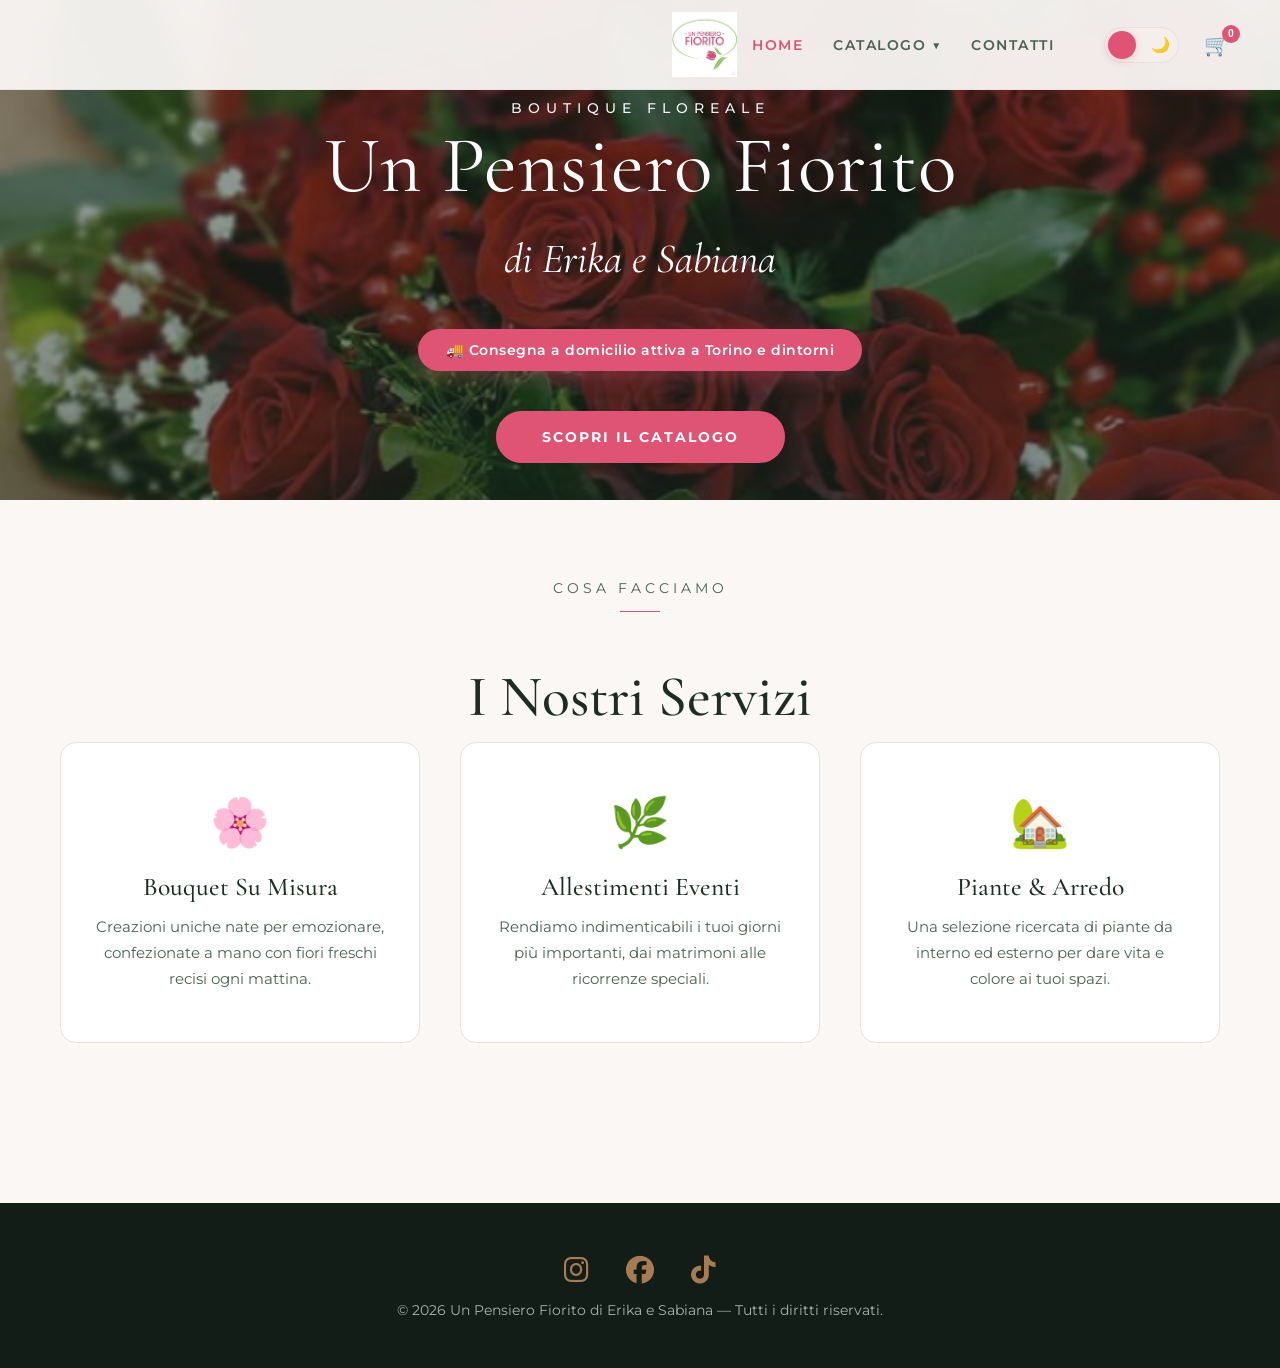
<file: index.html>
<!DOCTYPE html>
<html lang="it" data-theme="light">
<head>
    <meta charset="UTF-8">
    <meta name="viewport" content="width=device-width, initial-scale=1.0">
    <title>Un Pensiero Fiorito — Erika & Sabiana</title>
    <link rel="icon" type="image/jpeg" href="favicon.jpg">
    <link rel="stylesheet" href="style.css">
    <link rel="preconnect" href="https://fonts.googleapis.com">
    <link rel="preconnect" href="https://fonts.gstatic.com" crossorigin>
    <link href="https://fonts.googleapis.com/css2?family=Cormorant+Garamond:ital,wght@0,400;0,500;1,400&family=Montserrat:wght@400;500;600;700&display=swap" rel="stylesheet">
    <script>
        const savedTheme = localStorage.getItem('theme') || 'light';
        document.documentElement.setAttribute('data-theme', savedTheme);
    </script>

    <link rel="stylesheet" href="https://cdnjs.cloudflare.com/ajax/libs/font-awesome/6.4.2/css/all.min.css">

</head>
<body class="home-body" style="background-color: #faf7f5;">

    <nav class="navbar">
        <div class="logo-container">
            <img src="favicon.jpg" alt="Un Pensiero Fiorito Logo" class="site-logo">
        </div>
        
        <div class="nav-container">
            <ul class="nav-links">
                <li><a href="index.html" class="active">Home</a></li>
                <li class="dropdown">
                    <a href="catalogo.html">Catalogo ▼</a>
                    <div class="dropdown-content">
                        <a href="catalogo.html#san-valentino">San Valentino</a>
                        <a href="catalogo.html#candele">Candele</a>
                        <a href="catalogo.html#novita">Novità</a>
                        <a href="catalogo.html#orchidee">Orchidee</a>
                        <a href="catalogo.html#bouquets">Bouquet</a>
                        <a href="catalogo.html#piante">Piante</a>
                    </div>
                </li>
                <li><a href="contatti.html">Contatti</a></li>
            </ul>

            <div class="nav-icons">
                <div class="theme-switch-wrapper">
                    <input type="checkbox" id="theme-toggle-checkbox" class="theme-checkbox">
                    <label for="theme-toggle-checkbox" class="theme-switch-label">
                        <span class="switch-sun">☀️</span>
                        <span class="switch-ball"></span>
                        <span class="switch-moon">🌙</span>
                    </label>
                </div>
                <button class="cart-btn" onclick="location.href='catalogo.html#sezione-ordine'">
                    🛒 <span class="cart-count" id="global-cart-count">0</span>
                </button>
            </div>
        </div>
    </nav>

    <header class="hero">

        <div class="hero-content" style="padding: 40px 20px; text-align: center;">
            <span class="hero-tag">Boutique Floreale</span>
            <h1>Un Pensiero Fiorito</h1>
            <p class="subtitle">di Erika e Sabiana</p>
            <div class="badge-consegne">🚚 Consegna a domicilio attiva a Torino e dintorni</div>
            <br>
            <a href="catalogo.html" class="btn-primary">Scopri il Catalogo</a>
        </div>
    </header>

    <section class="container">
        <span class="section-subtitle">Cosa facciamo</span>
        <h2>I Nostri Servizi</h2>
        <div class="services-grid">
            <div class="service-card">
                <span class="service-icon">🌸</span>
                <h3>Bouquet Su Misura</h3>
                <p>Creazioni uniche nate per emozionare, confezionate a mano con fiori freschi recisi ogni mattina.</p>
            </div>
            <div class="service-card">
                <span class="service-icon">🌿</span>
                <h3>Allestimenti Eventi</h3>
                <p>Rendiamo indimenticabili i tuoi giorni più importanti, dai matrimoni alle ricorrenze speciali.</p>
            </div>
            <div class="service-card">
                <span class="service-icon">🏡</span>
                <h3>Piante & Arredo</h3>
                <p>Una selezione ricercata di piante da interno ed esterno per dare vita e colore ai tuoi spazi.</p>
            </div>
        </div>
    </section>

        <footer>
    <div class="social-links">
        <a href="https://www.instagram.com/unpensierofiorito/" target="_blank"><i class="fab fa-instagram"></i></a>
        <a href="https://www.facebook.com/unpensierofioritoo" target="_blank"><i class="fab fa-facebook"></i></a>
        <a href="LINK_TIKTOK" target="_blank"><i class="fab fa-tiktok"></i></a>
    </div>
    <p>&copy; 2026 Un Pensiero Fiorito di Erika e Sabiana — Tutti i diritti riservati.</p>
</footer>



    <button class="back-to-top-btn" id="backToTop">↑</button>

    <script src="script.js"></script>
</body>
</html>
</file>
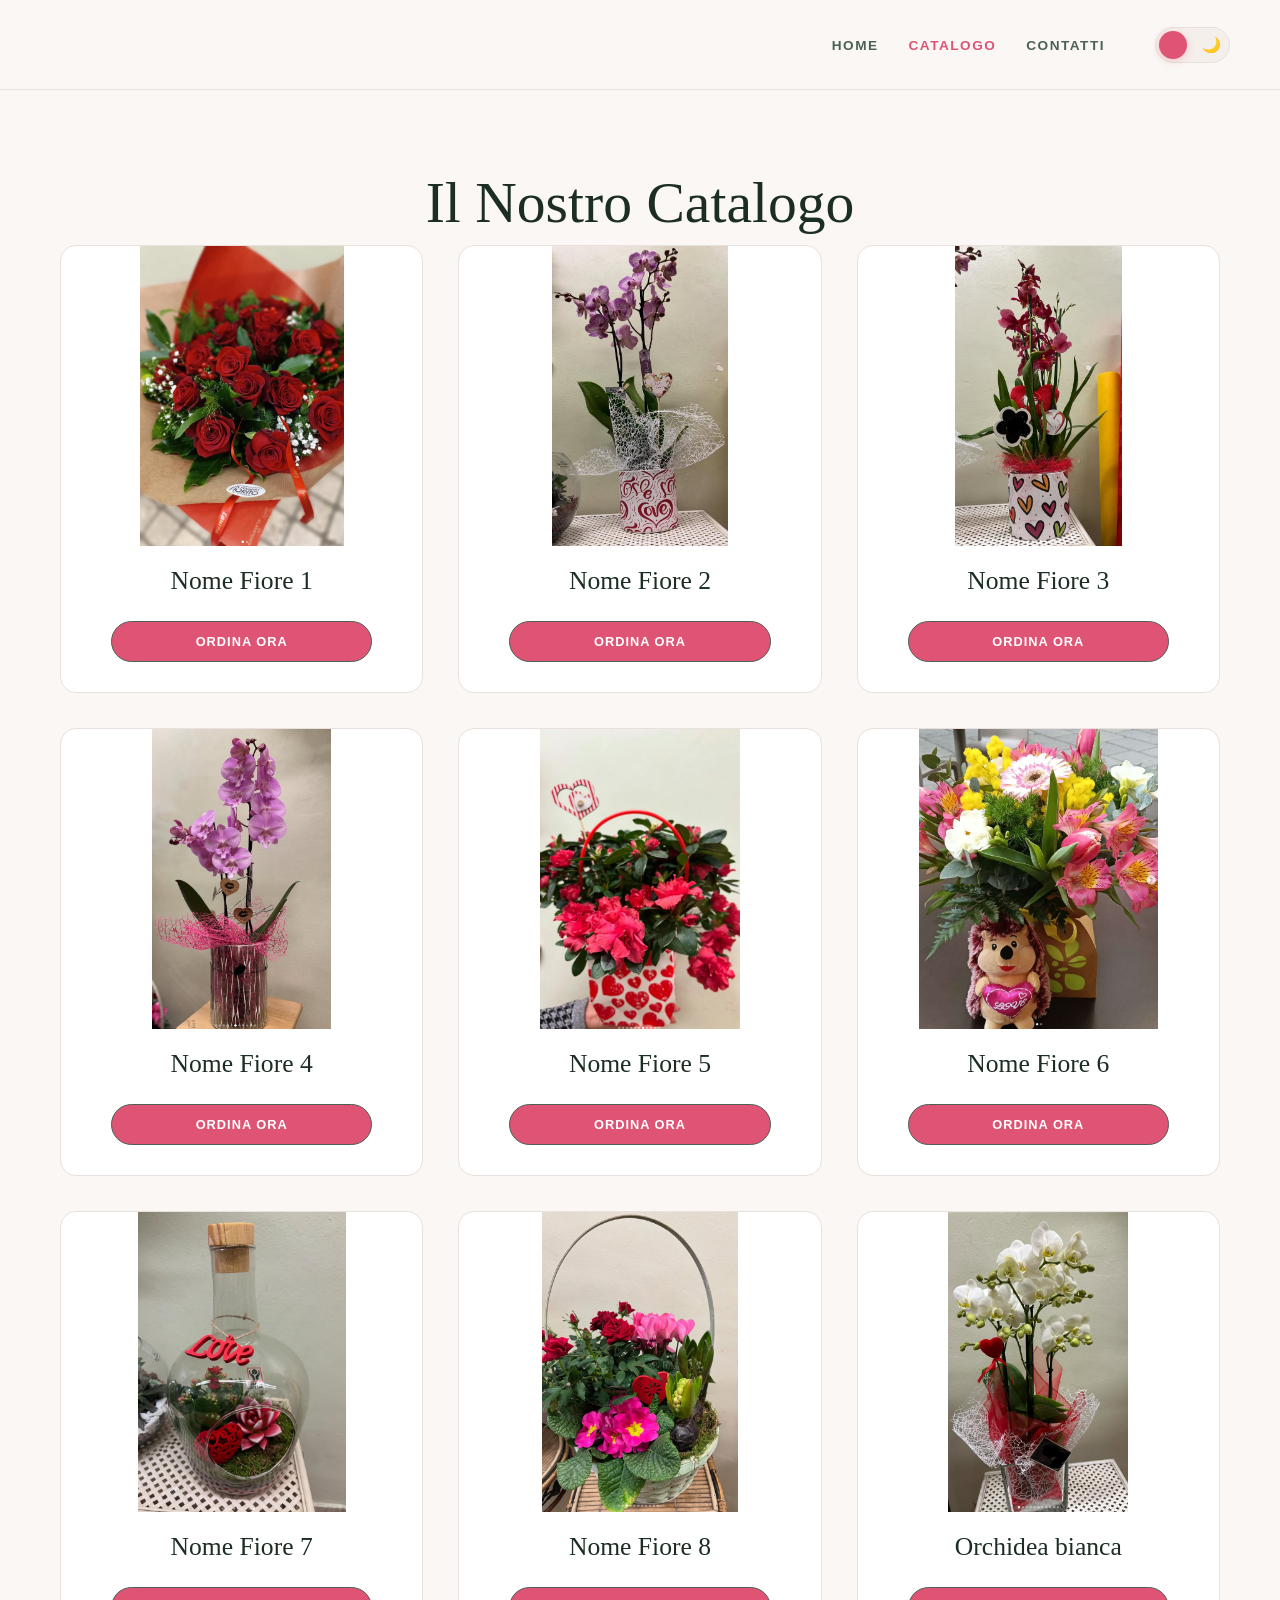
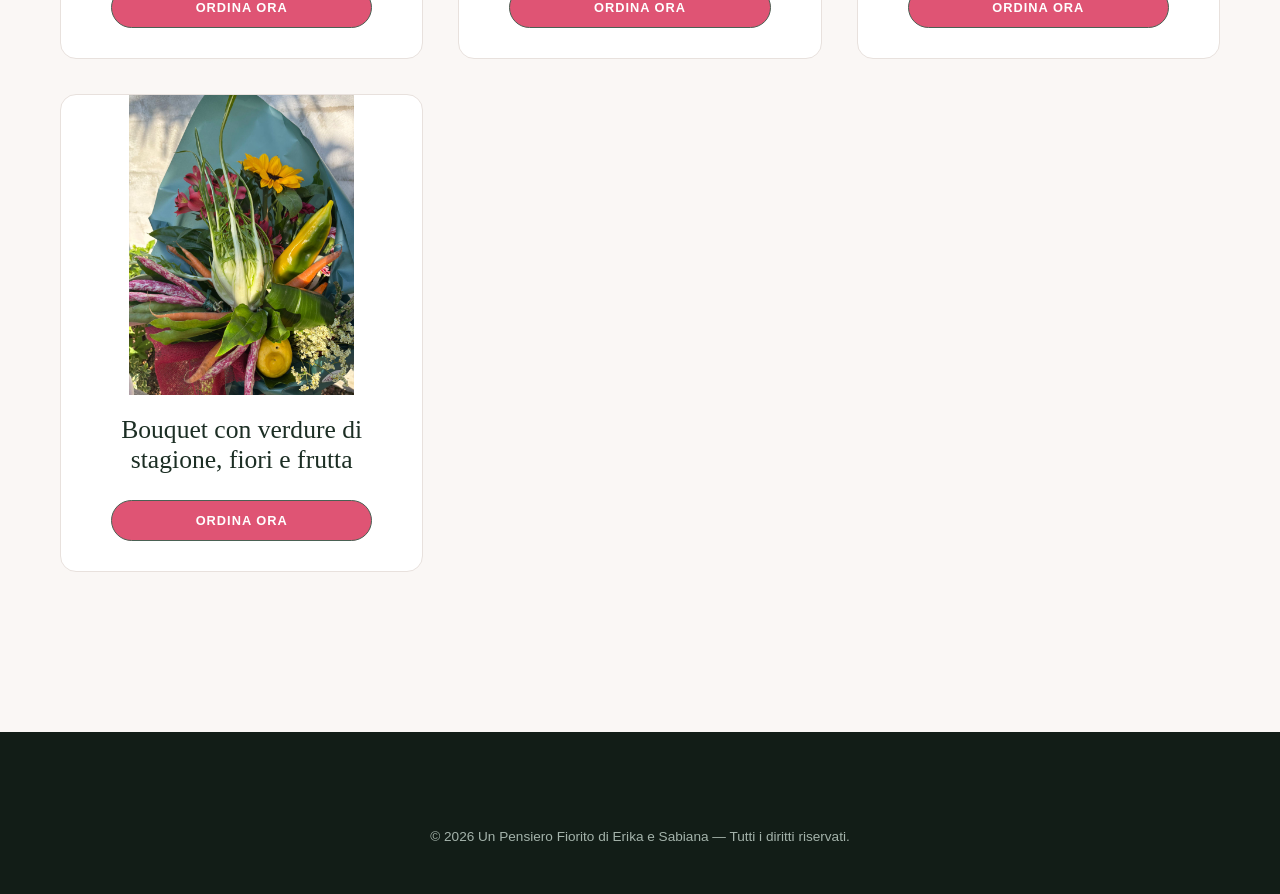
<file: catalogo.html>
<!DOCTYPE html>
<html lang="it" data-theme="light">
<head>
    <meta charset="UTF-8">
    <link rel="stylesheet" href="style.css">
    <title>Catalogo — Un Pensiero Fiorito</title>
    <link rel="icon" type="image/jpeg" href="favicon.jpg">
</head>
<body>
   <nav class="navbar">
    
    <div class="nav-container">
        <ul class="nav-links">
            <li><a href="index.html">HOME</a></li>
            <li><a href="catalogo.html" class="active">CATALOGO</a></li>
            <li><a href="contatti.html">CONTATTI</a></li>
        </ul>
        
        <div class="theme-switch-wrapper">
            <input type="checkbox" id="checkbox" class="theme-checkbox">
            <label for="checkbox" class="theme-switch-label">
                <span class="switch-sun">☀️</span>
                <span class="switch-ball"></span>
                <span class="switch-moon">🌙</span>
            </label>
        </div>
    </div>
</nav>

<script>
    const checkbox = document.getElementById('checkbox');
    checkbox.addEventListener('change', () => {
        const theme = checkbox.checked ? 'dark' : 'light';
        document.documentElement.setAttribute('data-theme', theme);
        localStorage.setItem('theme', theme);
    });
    // Mantiene il tema scelto al ricaricamento
    const savedTheme = localStorage.getItem('theme') || 'light';
    document.documentElement.setAttribute('data-theme', savedTheme);
    checkbox.checked = (savedTheme === 'dark');
</script>

   <div class="container">
    <h2>Il Nostro Catalogo</h2>
    <div class="featured-grid">
        
        <div class="product-card">
            <div class="product-img-wrapper"><img src="copertina.png" alt="Prodotto 1"></div>
            <div class="product-info">
                <h3 class="product-title">Nome Fiore 1</h3>
                <a href="ordine.html?prodotto=Nome%20Fiore%201" class="btn-card-order">Ordina Ora</a>
            </div>
        </div>

        <div class="product-card">
            <div class="product-img-wrapper"><img src="foto3.png" alt="Prodotto 2"></div>
            <div class="product-info">
                <h3 class="product-title">Nome Fiore 2</h3>
                <a href="ordine.html?prodotto=Nome%20Fiore%202" class="btn-card-order">Ordina Ora</a>
            </div>
        </div>

        <div class="product-card">
            <div class="product-img-wrapper"><img src="foto5.png" alt="Prodotto 3"></div>
            <div class="product-info">
                <h3 class="product-title">Nome Fiore 3</h3>
                <a href="ordine.html?prodotto=Nome%20Fiore%203" class="btn-card-order">Ordina Ora</a>
            </div>
        </div>

        <div class="product-card">
            <div class="product-img-wrapper"><img src="foto6.png" alt="Prodotto 4"></div>
            <div class="product-info">
                <h3 class="product-title">Nome Fiore 4</h3>
                <a href="ordine.html?prodotto=Nome%20Fiore%204" class="btn-card-order">Ordina Ora</a>
            </div>
        </div>

        <div class="product-card">
            <div class="product-img-wrapper"><img src="foto7.png" alt="Prodotto 5"></div>
            <div class="product-info">
                <h3 class="product-title">Nome Fiore 5</h3>
                <a href="ordine.html?prodotto=Nome%20Fiore%205" class="btn-card-order">Ordina Ora</a>
            </div>
        </div>

        <div class="product-card">
            <div class="product-img-wrapper"><img src="foto8.png" alt="Prodotto 6"></div>
            <div class="product-info">
                <h3 class="product-title">Nome Fiore 6</h3>
                <a href="ordine.html?prodotto=Nome%20Fiore%206" class="btn-card-order">Ordina Ora</a>
            </div>
        </div>

        <div class="product-card">
            <div class="product-img-wrapper"><img src="fototerrium.png" alt="Prodotto 7"></div>
            <div class="product-info">
                <h3 class="product-title">Nome Fiore 7</h3>
                <a href="ordine.html?prodotto=Nome%20Fiore%207" class="btn-card-order">Ordina Ora</a>
            </div>
        </div>

        <div class="product-card">
            <div class="product-img-wrapper"><img src="mazzodifiori.png" alt="Prodotto 8"></div>
            <div class="product-info">
                <h3 class="product-title">Nome Fiore 8</h3>
                <a href="ordine.html?prodotto=Nome%20Fiore%208" class="btn-card-order">Ordina Ora</a>
            </div>
        </div>

        <div class="product-card">
            <div class="product-img-wrapper"><img src="orchidea.png" alt="Prodotto 9"></div>
            <div class="product-info">
                <h3 class="product-title">Orchidea bianca</h3>
                <a href="ordine.html?prodotto=Nome%20Fiore%209" class="btn-card-order">Ordina Ora</a>
            </div>
        </div>

        <div class="product-card">
            <div class="product-img-wrapper"><img src="verdura.jpeg" alt="Prodotto 1"></div>
            <div class="product-info">
                <h3 class="product-title">Bouquet con verdure di stagione, fiori e frutta</h3>
                <a href="ordine.html?prodotto=Nome%20Fiore%201" class="btn-card-order">Ordina Ora</a>
            </div>
        </div>
        </div>
</div>

   <footer>
    <div class="social-links">
        <a href="https://www.instagram.com/unpensierofiorito/" target="_blank"><i class="fab fa-instagram"></i></a>
        <a href="https://www.facebook.com/unpensierofioritoo" target="_blank"><i class="fab fa-facebook"></i></a>
        <a href="LINK_TIKTOK" target="_blank"><i class="fab fa-tiktok"></i></a>
    </div>
    <p>&copy; 2026 Un Pensiero Fiorito di Erika e Sabiana — Tutti i diritti riservati.</p>
</footer>

    
</body>
</html>
</file>
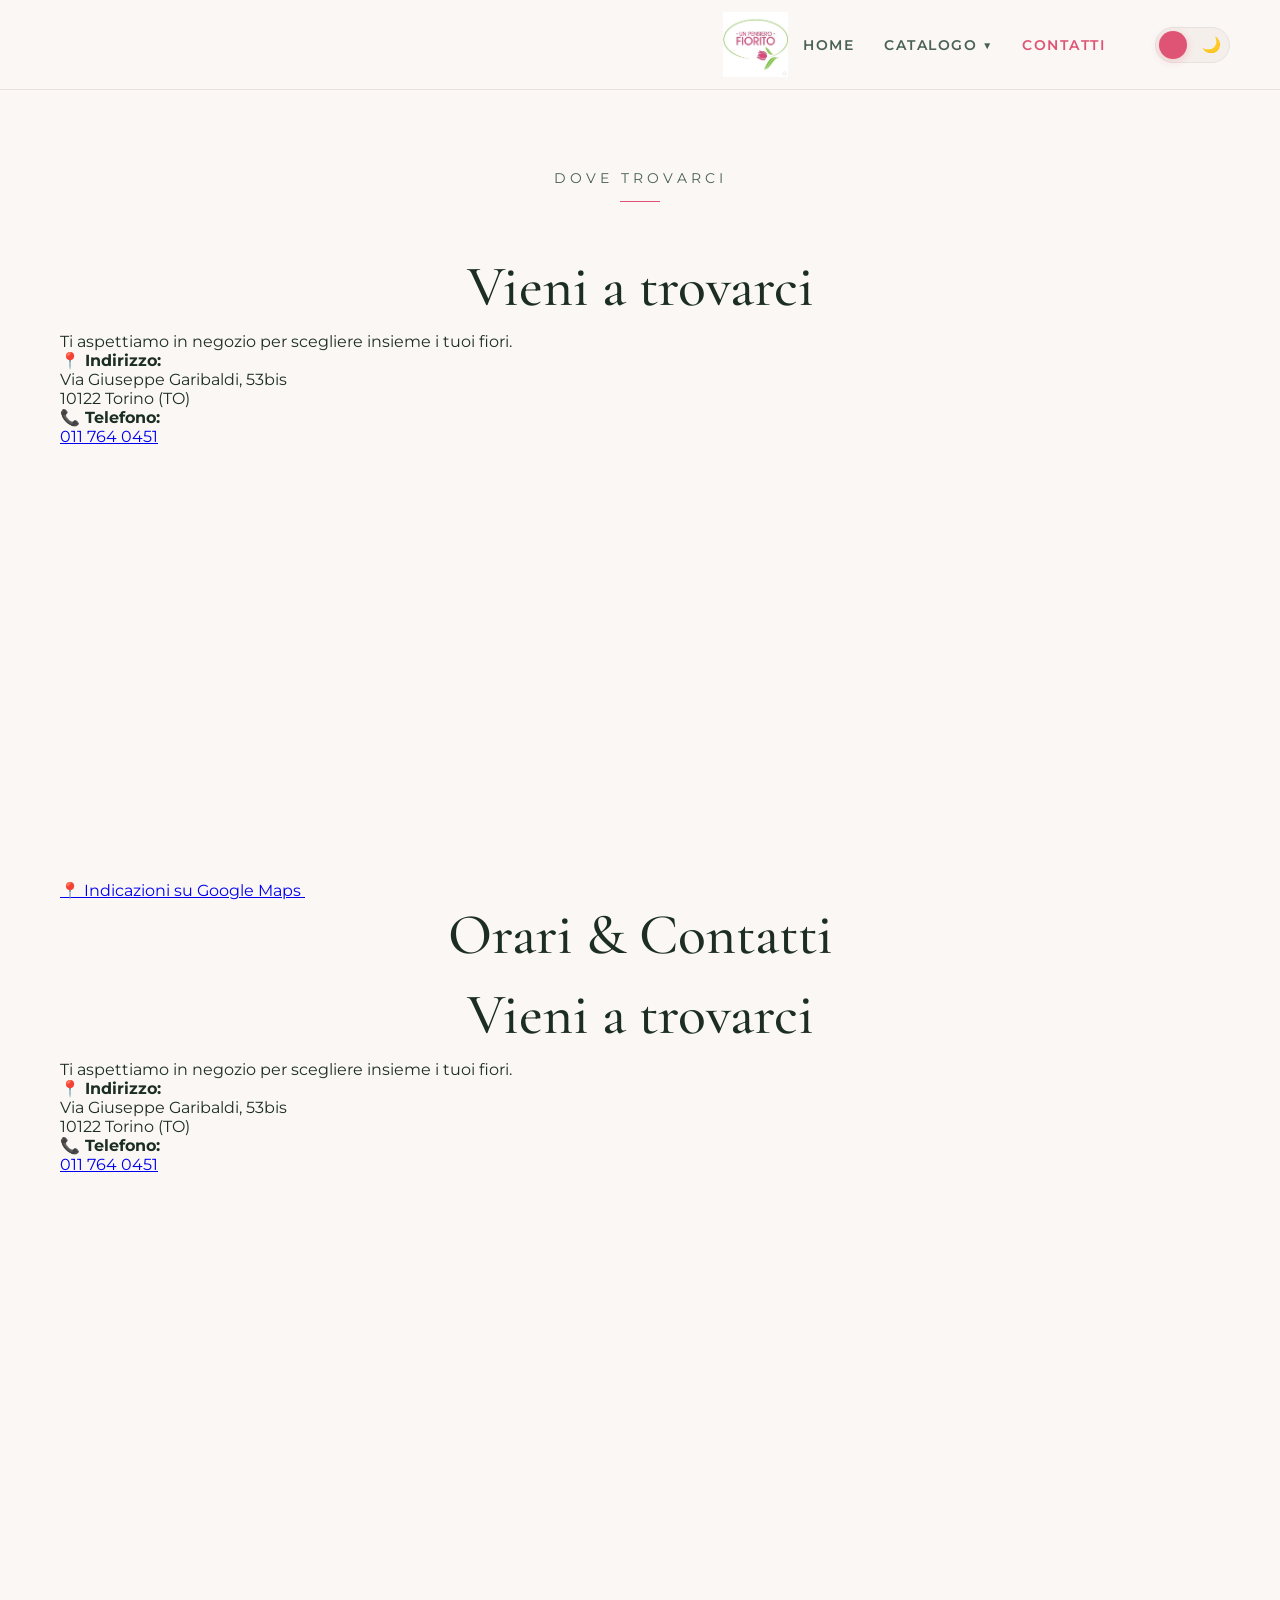
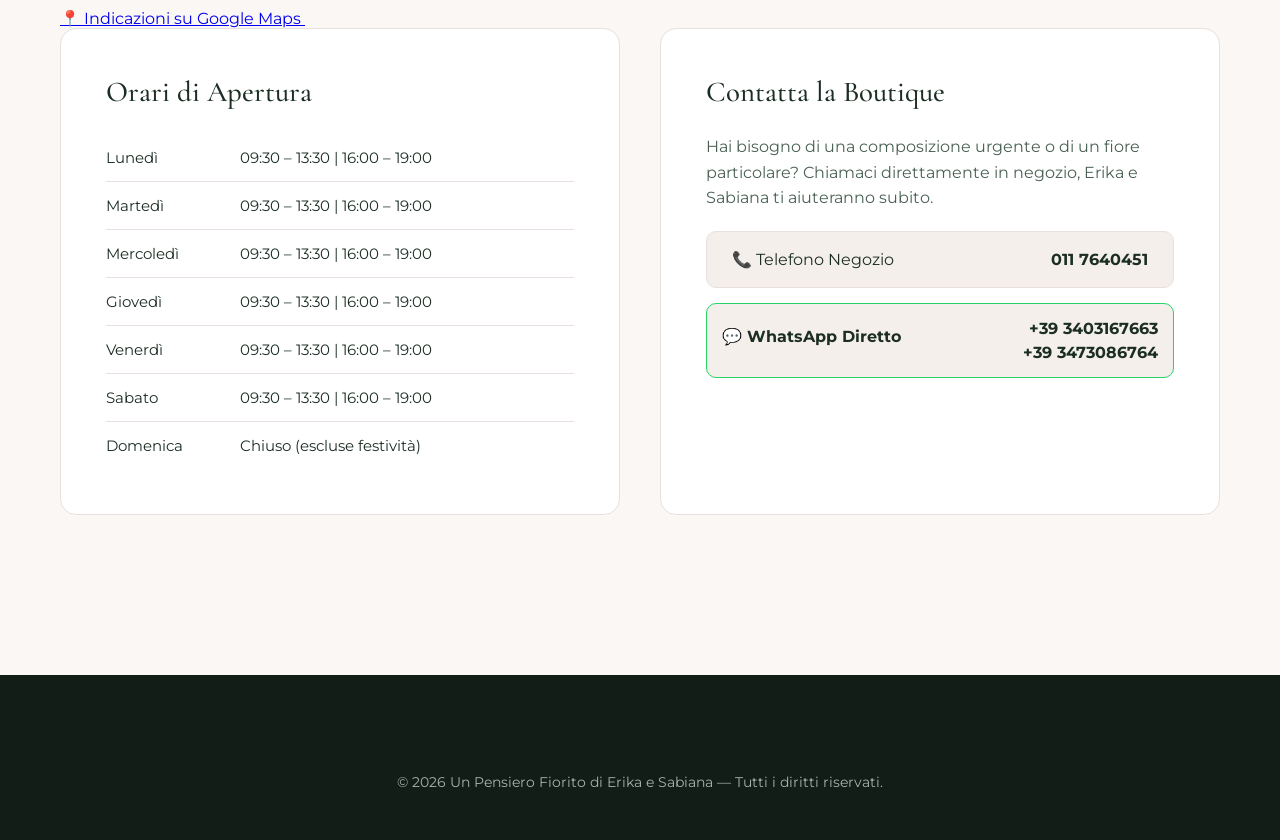
<file: contatti.html>
<!DOCTYPE html>
<html lang="it" data-theme="light">
<head>
    <meta charset="UTF-8">
    <meta name="viewport" content="width=device-width, initial-scale=1.0">
    <title>Orari e Contatti — Un Pensiero Fiorito</title>
        <link rel="icon" type="image/jpeg" href="favicon.jpg">

    <link rel="stylesheet" href="style.css">
    <link rel="icon" type="image/jpeg" href="favicon.jpg">
    <link rel="preconnect" href="https://fonts.googleapis.com">
    <link rel="preconnect" href="https://fonts.gstatic.com" crossorigin>
    <link href="https://fonts.googleapis.com/css2?family=Cormorant+Garamond:ital,wght@0,400;0,500;1,400&family=Montserrat:wght@400;500;600;700&display=swap" rel="stylesheet">
    <script>
    // Applica il tema salvato prima che il resto della pagina carichi
    const savedTheme = localStorage.getItem('theme') || 'light';
    document.documentElement.setAttribute('data-theme', savedTheme);
</script>
</head>
<body>
<body style="background-color: #faf7f5;"></body>
    <nav class="navbar">
        <div class="logo-container">
            <img src="favicon.jpg" alt="Un Pensiero Fiorito Logo" class="site-logo">
        </div>
        
        <div class="nav-container">
           <ul class="nav-links">
    <li><a href="index.html">Home</a></li>
    
    <li class="dropdown">
        <a href="catalogo.html">Catalogo ▼</a>
        <div class="dropdown-content">
            <a href="catalogo.html#san-valentino">San Valentino</a>
            <a href="catalogo.html#candele">Candele</a>
            <a href="catalogo.html#novita">Novità</a>
            <a href="catalogo.html#orchidee">Orchidee</a>
            <a href="catalogo.html#bouquets">Bouquet</a>
            <a href="catalogo.html#piante">Piante</a>
            </div>
    </li>
    <li><a href="contatti.html" class="active">Contatti</a></li>
</ul>

            <div class="nav-icons">
                <div class="theme-switch-wrapper">
                    <input type="checkbox" id="theme-toggle-checkbox" class="theme-checkbox">
                    <label for="theme-toggle-checkbox" class="theme-switch-label">
                        <span class="switch-sun">☀️</span>
                        <span class="switch-ball"></span>
                        <span class="switch-moon">🌙</span>
                    </label>
                </div>
            </div>
        </div>
    </nav>

    <section class="container">
        <span class="section-subtitle">Dove trovarci</span><section class="info-contatti">
    <h2>Vieni a trovarci</h2>
    <p>Ti aspettiamo in negozio per scegliere insieme i tuoi fiori.</p>
    
    <div class="indirizzo-box">
        <p><strong>📍 Indirizzo:</strong><br>
        Via Giuseppe Garibaldi, 53bis<br>
        10122 Torino (TO)</p>
        
        <p><strong>📞 Telefono:</strong><br>
        <a href="tel:+390117640451">011 764 0451</a></p>

        <a href="https://maps.google.com/?cid=15737240929347773882&g_mp=Cidnb29nbGUubWFwcy5wbGFjZXMudjEuUGxhY2VzLlNlYXJjaFRleHQ" target="_blank" class="btn-mappa">
            📍 Indicazioni su Google Maps
        </a>

        <iframe src="https://www.google.com/maps/embed?pb=!1m14!1m8!1m3!1d2817.5367317194364!2d7.674129!3d45.074908!3m2!1i1024!2i768!4f13.1!3m3!1m2!1s0x47886d0b8240389d%3A0xda65e93eea8325ba!2sUn%20pensiero%20fiorito!5e0!3m2!1sit!2sit!4v1779946233751!5m2!1sit!2sit" width="600" height="450" style="border:0;" allowfullscreen="" loading="lazy" referrerpolicy="no-referrer-when-downgrade"></iframe>

    </div>
</section>



        <h2>Orari & Contatti</h2>

        <h2>Vieni a trovarci</h2>
    <p>Ti aspettiamo in negozio per scegliere insieme i tuoi fiori.</p>
    
    <div class="indirizzo-box">
        <p><strong>📍 Indirizzo:</strong><br>
        Via Giuseppe Garibaldi, 53bis<br>
        10122 Torino (TO)</p>
        
        <p><strong>📞 Telefono:</strong><br>
        <a href="tel:+390117640451">011 764 0451</a></p>

        <a href="https://maps.google.com/?cid=15737240929347773882&g_mp=Cidnb29nbGUubWFwcy5wbGFjZXMudjEuUGxhY2VzLlNlYXJjaFRleHQ" target="_blank" class="btn-mappa">
            📍 Indicazioni su Google Maps
        </a>

        <iframe src="https://www.google.com/maps/embed?pb=!1m14!1m8!1m3!1d2817.5367317194364!2d7.674129!3d45.074908!3m2!1i1024!2i768!4f13.1!3m3!1m2!1s0x47886d0b8240389d%3A0xda65e93eea8325ba!2sUn%20pensiero%20fiorito!5e0!3m2!1sit!2sit!4v1779946233751!5m2!1sit!2sit" width="600" height="450" style="border:0;" allowfullscreen="" loading="lazy" referrerpolicy="no-referrer-when-downgrade"></iframe>

        
        <div class="contact-wrapper">
            
            <div class="hours-box">
                <h3>Orari di Apertura</h3>
                <table class="hours-table">
                    <tr><td>Lunedì</td><td>09:30 – 13:30 | 16:00 – 19:00</td></tr>
                    <tr><td>Martedì</td><td>09:30 – 13:30 | 16:00 – 19:00</td></tr>
                    <tr><td>Mercoledì</td><td>09:30 – 13:30 | 16:00 – 19:00</td></tr>
                    <tr><td>Giovedì</td><td>09:30 – 13:30 | 16:00 – 19:00</td></tr>
                    <tr><td>Venerdì</td><td>09:30 – 13:30 | 16:00 – 19:00</td></tr>
                    <tr><td>Sabato</td><td>09:30 – 13:30 | 16:00 – 19:00</td></tr>
                    <tr><td>Domenica</td><td>Chiuso (escluse festività)</td></tr>
                </table>
            </div>

            <div class="info-box">
                <h3>Contatta la Boutique</h3>
                <p style="color: var(--text-muted); line-height: 1.6; margin-bottom: 20px;">
                    Hai bisogno di una composizione urgente o di un fiore particolare? Chiamaci direttamente in negozio, Erika e Sabiana ti aiuteranno subito.
                </p>
                <div class="phone-cards-container">
                    <a href="tel:+39" class="phone-card-link">
                        <div class="p-card">
                            <span>📞 Telefono Negozio</span>
                            <strong>011 7640451</strong>
                        </div>
                    </a>
                    <a href="https://wa.me/393403167663" class="phone-card-link" target="_blank" style="text-decoration: none;">
    <div class="p-card" style="border-color: #25D366; padding: 15px;">
        <div style="font-weight: bold; margin-bottom: 8px;">💬 WhatsApp Diretto</div>
        
        <div style="display: flex; flex-direction: column; align-items: flex-end;">
            <strong style="margin-bottom: 5px;">+39 3403167663</strong>
            <strong>+39 3473086764 </strong>
        </div>
    </div>
</a>
                </div>
            </div>

        </div>
    </section>
    
  <footer>
    <div class="social-links">
        <a href="https://www.instagram.com/unpensierofiorito/" target="_blank"><i class="fab fa-instagram"></i></a>
        <a href="https://www.facebook.com/unpensierofioritoo" target="_blank"><i class="fab fa-facebook"></i></a>
        <a href="LINK_TIKTOK" target="_blank"><i class="fab fa-tiktok"></i></a>
    </div>
    <p>&copy; 2026 Un Pensiero Fiorito di Erika e Sabiana — Tutti i diritti riservati.</p>
</footer>

   <button class="back-to-top-btn" id="backToTop">↑</button>

    <script src="script.js"></script>
</body>
</html>
</file>
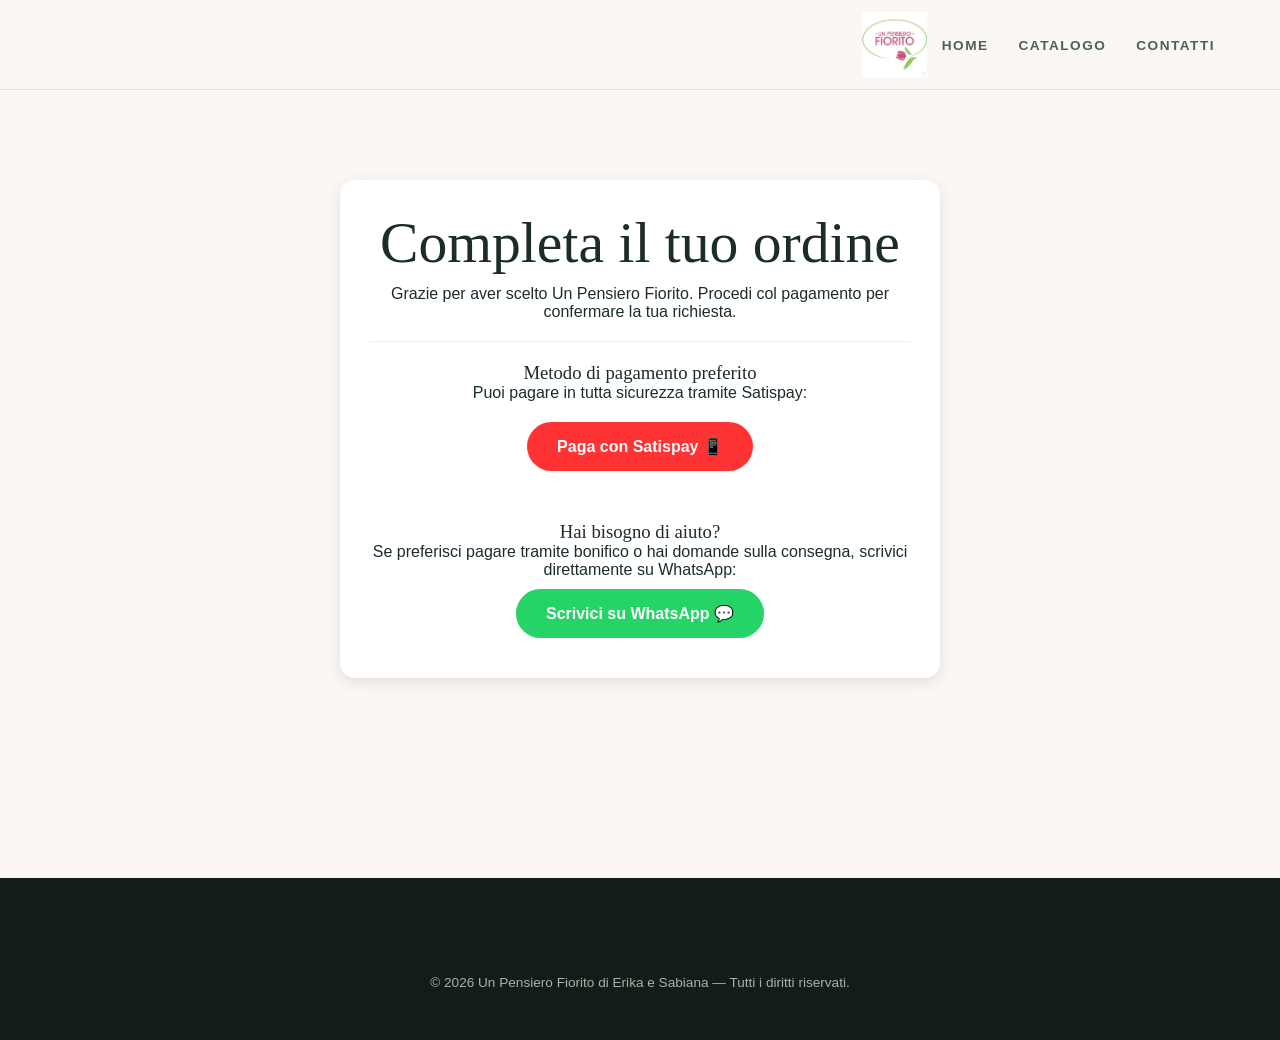
<file: ordine.html>
<!DOCTYPE html>
<html lang="it" data-theme="light">
<head>
    <meta charset="UTF-8">
    <meta name="viewport" content="width=device-width, initial-scale=1.0">
    <title>Completa il tuo Ordine — Un Pensiero Fiorito</title>
    <link rel="stylesheet" href="style.css">
    <style>
        .pagamento-box {
            max-width: 600px;
            margin: 40px auto;
            padding: 30px;
            background-color: #ffffff;
            border-radius: 15px;
            box-shadow: 0 4px 15px rgba(0,0,0,0.1);
            text-align: center;
        }
        .btn-satispay {
            display: inline-block;
            padding: 15px 30px;
            background-color: #ff3333;
            color: white;
            text-decoration: none;
            border-radius: 50px;
            font-weight: bold;
            margin: 20px 0;
            transition: background 0.3s;
        }
        .btn-satispay:hover { background-color: #cc0000; }
        
        .btn-whatsapp {
            display: inline-block;
            padding: 15px 30px;
            background-color: #25d366;
            color: white;
            text-decoration: none;
            border-radius: 50px;
            font-weight: bold;
            margin: 10px 0;
        }
    </style>
</head>
<body style="background-color: #faf7f5;">

    <nav class="navbar">
        <div class="logo-container">
            <img src="favicon.jpg" alt="Logo" class="site-logo">
        </div>
        <div class="nav-container">
            <ul class="nav-links">
                <li><a href="index.html">Home</a></li>
                <li><a href="catalogo.html">Catalogo</a></li>
                <li><a href="contatti.html">Contatti</a></li>
            </ul>
        </div>
    </nav>

    <main class="container" style="padding-top: 50px;">
        <div class="pagamento-box">
            <h2>Completa il tuo ordine</h2>
            <p>Grazie per aver scelto Un Pensiero Fiorito. Procedi col pagamento per confermare la tua richiesta.</p>
            
            <hr style="border: 0; border-top: 1px solid #eee; margin: 20px 0;">

            <h3>Metodo di pagamento preferito</h3>
            <p>Puoi pagare in tutta sicurezza tramite Satispay:</p>
            
            <a href="https://www.satispay.com/app/open/shops/9f12aa30-b92d-4d96-ba81-44c9f6db3e9e" target="_blank" class="btn-satispay">
                Paga con Satispay 📱
            </a>

            <div style="margin-top: 30px;">
                <h3>Hai bisogno di aiuto?</h3>
                <p>Se preferisci pagare tramite bonifico o hai domande sulla consegna, scrivici direttamente su WhatsApp:</p>
                <a href="https://wa.me/3403167663?text=Ciao,%20vorrei%20confermare%20un%20ordine." target="_blank" class="btn-whatsapp">
                    Scrivici su WhatsApp 💬
                </a>
            </div>
        </div>
    </main>

  <footer>
    <div class="social-links">
        <a href="https://www.instagram.com/unpensierofiorito/" target="_blank"><i class="fab fa-instagram"></i></a>
        <a href="https://www.facebook.com/unpensierofioritoo" target="_blank"><i class="fab fa-facebook"></i></a>
        <a href="LINK_TIKTOK" target="_blank"><i class="fab fa-tiktok"></i></a>
    </div>
    <p>&copy; 2026 Un Pensiero Fiorito di Erika e Sabiana — Tutti i diritti riservati.</p>
</footer>
</body>
</html>
</file>
<file: style.css>
/* ==========================================================================
   1. VARIABILI COLORE: MODALITÀ CHIARA (BOTANICA) & MODALITÀ SCURA (FORESTA)
   ========================================================================== */
:root[data-theme="light"] {
    --bg-color: #faf7f5;          /* Panna delicato e accogliente */
    --card-bg: #ffffff;           /* Bianco puro per le card */
    --text-main: #1c2e24;         /* Verde bosco scurissimo per i testi */
    --text-muted: #4a6154;        /* Verde salvia per i testi secondari */
    --accent-color: #df5474;      /* Il Rosa Tulipano esatto del logo */
    --accent-hover: #c33d5c;      /* Rosa più scuro al passaggio del mouse */
    --navbar-bg: rgba(250, 247, 245, 0.95); 
    --border-color: #e8e1dd;       /* Bordi morbidi color terra/crema */
    --form-bg: #f5efeb;
}

:root[data-theme="dark"] {
    --bg-color: #0d1611;          /* Verde foresta scurissimo/notte */
    --card-bg: #14221a;           /* Riquadri leggermente più chiari dello sfondo */
    --text-main: #f3f7f5;         /* Testo bianco sporco ad alta leggibilità */
    --text-muted: #8fa498;        /* Salvia argentato per i testi secondari */
    --accent-color: #f77090;      /* Rosa tulipano più luminoso per il buio */
    --accent-hover: #ff91aa;      /* Rosa acceso al passaggio del mouse al buio */
    --navbar-bg: rgba(13, 22, 17, 0.95); 
    --border-color: #1f3629;       /* Bordi scuri eleganti per il buio */
    --form-bg: #1a2c22;
}

/* ==========================================================================
   2. RESET, IMPOSTAZIONI BASE E TIPOGRAFIA
   ========================================================================== */
* {
    margin: 0;
    padding: 0;
    box-sizing: border-box;
    scroll-behavior: smooth;
}

body {
    font-family: 'Montserrat', sans-serif;
    background-color: var(--bg-color);
    color: var(--text-main);
    overflow-x: hidden;
    padding-top: 90px;
    transition: background-color 0.4s ease, color 0.4s ease;
}

.home-body {
    padding-top: 0;
}

h1, h2, h3 {
    font-family: 'Cormorant Garamond', serif;
    font-weight: 500;
}

.container {
    max-width: 1200px;
    margin: 0 auto;
    padding: 80px 20px;
}

/* ==========================================================================
   3. NAVBAR ELEGANTE CON LOGO IMMAGINE E STRUTTURA MENU
   ========================================================================== */
.navbar {
    position: fixed;
    top: 0;
    left: 0;
    width: 100%;
    /* Rimuovi space-between, usiamo flex per controllare il contenuto */
    display: flex;
    justify-content: flex-end; /* Spinge tutto il contenuto a destra */
    align-items: center;
    padding: 0 50px; /* Spazio dai bordi */
    height: 90px;
    background-color: var(--navbar-bg);
    backdrop-filter: blur(10px);
    border-bottom: 1px solid var(--border-color);
    z-index: 9999;
    box-sizing: border-box; 
}

.logo-container {
    height: 65px;
    display: flex;
    align-items: center;
}

.site-logo {
    height: 100%;
    width: auto;
    object-fit: contain;
    transition: transform 0.3s ease;
}

.logo-container:hover .site-logo {
    transform: scale(1.03);
}

.nav-container {
    display: flex;
    align-items: center;
    gap: 35px;
    height: 100%;
    /* Non serve più margin-left: auto se la navbar usa justify-content: flex-end */
}

.nav-links {
    display: flex;
    list-style: none;
    align-items: center;
    height: 100%;
}

.nav-links a {
    text-decoration: none;
    color: var(--text-muted);
    font-size: 0.85rem;
    font-weight: 600;
    text-transform: uppercase;
    letter-spacing: 1.5px;
    padding: 10px 15px;
    transition: all 0.3s ease;
}

.nav-links a:hover, 
.nav-links a.active {
    color: var(--accent-color);
}

.nav-icons {
    display: flex;
    align-items: center;
    gap: 25px;
}

/* INTERRUTTORE TEMA SWITCH A PASTICCA MINIMALISTA */
.theme-switch-wrapper {
    display: flex;
    align-items: center;
    position: relative;
}

.theme-checkbox {
    opacity: 0;
    position: absolute;
    width: 0;
    height: 0;
}

.theme-switch-label {
    background-color: var(--form-bg);
    border: 1px solid var(--border-color);
    width: 75px;
    height: 36px;
    border-radius: 20px;
    position: relative;
    cursor: pointer;
    display: flex;
    justify-content: space-between;
    align-items: center;
    padding: 0 8px;
    transition: all 0.3s cubic-bezier(0.25, 1, 0.5, 1);
    user-select: none;
}

.switch-ball {
    background-color: var(--accent-color);
    width: 28px;
    height: 28px;
    position: absolute;
    top: 3px;
    left: 3px;
    border-radius: 50%;
    transition: transform 0.3s cubic-bezier(0.25, 1, 0.5, 1);
    z-index: 2;
    box-shadow: 0 2px 8px rgba(223, 84, 116, 0.25);
}

.switch-sun, .switch-moon {
    font-size: 0.95rem;
    z-index: 1;
}

.theme-switch-label:hover {
    border-color: var(--text-muted);
}

.theme-checkbox:checked + .theme-switch-label .switch-ball {
    transform: translateX(39px);
}

.cart-btn {
    background: none;
    border: none;
    font-size: 1.3rem;
    cursor: pointer;
    color: var(--text-main);
    position: relative;
    transition: transform 0.2s, color 0.3s;
}

.cart-btn:hover {
    color: var(--accent-color);
    transform: scale(1.05);
}

.cart-count {
    position: absolute;
    top: -8px;
    right: -10px;
    background-color: var(--accent-color);
    color: white;
    font-size: 0.65rem;
    font-weight: 700;
    width: 18px;
    height: 18px;
    border-radius: 50%;
    display: flex;
    align-items: center;
    justify-content: center;
}

/* ==========================================================================
   4. HERO COVER SECTION (SOLO HOME)
   ========================================================================== */
.hero {
    height: 100vh;
    width: 100vw;
    background: linear-gradient(rgba(28, 46, 36, 0.45), rgba(28, 46, 36, 0.65)), url('copertina.png') no-repeat center center/cover;
    background-attachment: fixed;
    display: flex;
    justify-content: center;
    align-items: center;
    text-align: center;
    color: white;
}

.hero-content {
    max-width: 850px;
    padding: 0 20px;
    margin-top: 60px;
}

.hero-tag {
    font-size: 0.9rem;
    text-transform: uppercase;
    letter-spacing: 6px;
    margin-bottom: 25px;
    color: #ffffff;
    opacity: 0.95;
    font-weight: 500;
}

.hero-content h1 {
    font-size: 5rem;
    font-weight: 400;
    letter-spacing: 1px;
    margin-bottom: 20px;
    text-shadow: 0 4px 25px rgba(0,0,0,0.35);
}

.hero-content .subtitle {
    font-family: 'Cormorant Garamond', serif;
    font-size: 2.6rem;
    font-style: italic;
    margin-bottom: 45px;
}

.badge-consegne {
    display: inline-block;
    background-color: var(--accent-color);
    padding: 12px 28px;
    border-radius: 30px;
    font-size: 0.9rem;
    font-weight: 600;
    letter-spacing: 0.5px;
    margin-bottom: 40px;
    box-shadow: 0 6px 20px rgba(223, 84, 116, 0.3);
}

.btn-primary {
    display: inline-block;
    padding: 16px 44px;
    background-color: var(--accent-color); /* Rosa del logo */
    color: #ffffff !important;             /* Scritta sempre bianca */
    border: 2px solid var(--accent-color);
    text-decoration: none;
    text-transform: uppercase;
    font-size: 0.85rem;
    letter-spacing: 2px;
    border-radius: 30px;
    font-weight: 700;
    transition: all 0.3s ease;
}

.btn-primary:hover {
    background-color: transparent !important; /* Diventa trasparente */
    color: #ffffff !important;               /* La scritta rimane BIANCA */
    border: 2px solid #ffffff !important;    /* Bordo bianco */
    transform: translateY(-3px);
}

.btn-primary:hover {
    background-color: white;
    color: var(--text-main);
    transform: translateY(-3px);
    box-shadow: 0 10px 25px rgba(255,255,255,0.15);
}

/* ==========================================================================
   5. STRUTTURE TITOLI E SEZIONI
   ========================================================================== */
h2 {
    font-size: 3.6rem;
    color: var(--text-main);
    text-align: center;
    margin-bottom: 10px;
}

.section-subtitle {
    font-size: 0.85rem;
    text-transform: uppercase;
    letter-spacing: 4px;
    color: var(--text-muted);
    display: block;
    text-align: center;
    margin-bottom: 50px;
}

.section-subtitle::after {
    content: "";
    display: block;
    width: 40px;
    height: 1px;
    background-color: var(--accent-color);
    margin: 15px auto 0 auto;
}

/* SEZIONE SERVIZI */
.services-grid {
    display: grid;
    grid-template-columns: repeat(auto-fit, minmax(280px, 1fr));
    gap: 40px;
}

.service-card {
    padding: 50px 35px;
    border-radius: 16px;
    background-color: var(--card-bg);
    text-align: center;
    border: 1px solid var(--border-color);
    transition: transform 0.3s ease, box-shadow 0.3s ease;
}

.service-card:hover {
    transform: translateY(-5px);
    box-shadow: 0 15px 35px rgba(28, 46, 36, 0.05);
}

.service-icon {
    font-size: 3rem;
    display: block;
    margin-bottom: 20px;
}

.service-card h3 {
    font-size: 1.6rem;
    margin-bottom: 12px;
}

.service-card p {
    color: var(--text-muted);
    font-size: 0.95rem;
    line-height: 1.7;
}

/* ==========================================================================
   6. VETRINA PRODOTTI (CATALOGO)
   ========================================================================== */
.featured-grid {
    display: grid;
    grid-template-columns: repeat(auto-fit, minmax(280px, 1fr));
    gap: 35px;
}

.product-card {
    background-color: var(--card-bg);
    border-radius: 16px;
    overflow: hidden;
    text-align: center;
    padding-bottom: 25px;
    transition: transform 0.4s cubic-bezier(0.25, 1, 0.5, 1), box-shadow 0.4s ease;
    display: flex;
    flex-direction: column;
    border: 1px solid var(--border-color);
}

.product-card:hover {
    transform: translateY(-8px);
    box-shadow: 0 20px 40px rgba(28, 46, 36, 0.06);
}

.product-card {
    background-color: var(--card-bg);
    border-radius: 16px;
    overflow: hidden; /* Fondamentale: nasconde le parti che escono dal bordo */
    display: flex;
    flex-direction: column;
}

.product-img-wrapper {
    width: 100%;
    height: 300px; /* Altezza fissa: tutte le card saranno uguali */
    overflow: hidden;
    position: relative;
}

.product-img-wrapper img {
    width: 100%;
    height: 100%;
    object-fit: contain; /* CAMBIA DA 'cover' A 'contain' */
    background-color: transparent; /* O metti il colore di sfondo della card */
    display: block;
}

.product-info {
    padding: 15px;
    text-align: center;
}

.product-card:hover .product-img-wrapper img {
    transform: scale(1.05);
}

.product-info {
    padding: 20px 20px 5px 20px;
    flex-grow: 1;
    display: flex;
    flex-direction: column;
    justify-content: space-between;
}

.product-title {
    font-family: 'Cormorant Garamond', serif;
    font-size: 1.6rem;
    font-weight: 500;
    color: var(--text-main);
    margin-bottom: 10px;
}

.product-price-box {
    font-size: 0.9rem;
    color: var(--text-muted);
}

.product-price-box strong {
    display: block;
    font-size: 1.3rem;
    color: var(--accent-color);
    margin-top: 5px;
    font-family: 'Montserrat', sans-serif;
}

.btn-card-order {
    display: inline-block;
    margin: 15px 30px 0 30px;
    padding: 12px;
    background-color: transparent;
    color: var(--text-main);
    border: 1px solid var(--text-muted);
    text-decoration: none;
    font-size: 0.8rem;
    font-weight: 600;
    text-transform: uppercase;
    border-radius: 25px;
    letter-spacing: 1px;
    cursor: pointer;
    transition: all 0.3s ease;
}

.btn-card-order:hover {
    background-color: var(--text-main);
    border-color: var(--text-main);
    color: white;
}

/* ==========================================================================
   7. STRUTTURA REGALO/ORDINI VELOCI
   ========================================================================== */
.order-section {
    display: grid;
    grid-template-columns: 2fr 1fr;
    gap: 50px;
    margin-top: 20px;
}

.order-card {
    background-color: var(--card-bg);
    padding: 40px;
    border-radius: 16px;
    border: 1px solid var(--border-color);
}

.order-card h2 {
    text-align: left;
    font-size: 2.6rem;
    margin-bottom: 15px;
}

.warning-text {
    color: #a33845;
    font-size: 0.9rem;
    margin-bottom: 35px;
    line-height: 1.6;
    padding: 15px 20px;
    background-color: #fdf2f3;
    border-radius: 8px;
    border-left: 4px solid var(--accent-color);
}

.form-group {
    margin-bottom: 25px;
}

.form-group label {
    display: block;
    font-size: 0.8rem;
    font-weight: 600;
    text-transform: uppercase;
    margin-bottom: 8px;
    color: var(--text-muted);
    letter-spacing: 1px;
}

.form-control {
    width: 100%;
    padding: 15px 18px;
    border-radius: 8px;
    border: 1px solid var(--border-color);
    background-color: var(--form-bg);
    color: var(--text-main);
    font-family: inherit;
    font-size: 0.95rem;
    transition: all 0.3s ease;
}

.form-control:focus {
    outline: none;
    border-color: var(--accent-color);
    background-color: var(--card-bg);
    box-shadow: 0 0 0 4px rgba(223, 84, 116, 0.1);
}

.form-row {
    display: grid;
    grid-template-columns: 1fr 1fr;
    gap: 20px;
}

.btn-buy {
    width: 100%;
    padding: 18px;
    background-color: var(--accent-color);
    color: white;
    border: none;
    border-radius: 30px;
    font-weight: 600;
    text-transform: uppercase;
    letter-spacing: 1.5px;
    cursor: pointer;
    font-size: 0.9rem;
    transition: all 0.3s ease;
}

.btn-buy:hover {
    background-color: var(--accent-hover);
    transform: translateY(-2px);
}

/* RIEPILOGO CARRELLO BOX */
.summary-box {
    background-color: var(--card-bg);
    padding: 35px;
    border-radius: 16px;
    border: 1px solid var(--border-color);
    height: fit-content;
    position: sticky;
    top: 130px;
}

.summary-box h3 {
    font-size: 1.8rem;
    margin-bottom: 20px;
    border-bottom: 1px solid var(--border-color);
    padding-bottom: 10px;
}

.summary-list-item {
    display: flex;
    justify-content: space-between;
    align-items: center;
    padding: 10px 0;
    border-bottom: 1px dashed var(--border-color);
    font-size: 0.95rem;
}

.btn-remove-item {
    background: none;
    border: none;
    color: #a33845;
    cursor: pointer;
    font-size: 0.8rem;
    margin-left: 10px;
}

.summary-item.total {
    margin-top: 25px;
    padding-top: 15px;
    border-top: 1px solid var(--border-color);
    display: flex;
    justify-content: space-between;
    font-size: 1.3rem;
    font-weight: 700;
    color: var(--text-main);
}

/* ==========================================================================
   8. ORARI E CONTATTI
   ========================================================================== */
.contact-wrapper {
    display: grid;
    grid-template-columns: repeat(auto-fit, minmax(320px, 1fr));
    gap: 40px;
}

.hours-box, .info-box {
    background-color: var(--card-bg);
    padding: 45px;
    border-radius: 16px;
    border: 1px solid var(--border-color);
}

.hours-box h3, .info-box h3 {
    font-size: 1.8rem;
    margin-bottom: 25px;
}

.hours-table {
    width: 100%;
    border-collapse: collapse;
}

.hours-table td {
    padding: 14px 0;
    border-bottom: 1px solid var(--border-color);
    font-size: 0.95rem;
}

.hours-table tr:last-child td {
    border-bottom: none;
}

.phone-cards-container {
    display: flex;
    flex-direction: column;
    gap: 15px;
    margin-top: 20px;
}

.phone-card-link {
    text-decoration: none;
    color: inherit;
}

.p-card {
    background-color: var(--form-bg);
    padding: 18px 25px;
    border-radius: 10px;
    display: flex;
    justify-content: space-between;
    align-items: center;
    border: 1px solid var(--border-color);
    transition: all 0.3s ease;
}

.p-card:hover {
    background-color: var(--text-main);
    color: white;
    transform: translateX(5px);
}

/* Posiziona il menu */
.dropdown {
    position: relative;
    display: inline-block;
}

/* Nasconde il menu inizialmente */
.dropdown-content {
    display: none;
    position: absolute;
    background-color: var(--card-bg);
    min-width: 200px;
    box-shadow: 0px 8px 16px rgba(0,0,0,0.2);
    z-index: 1000;
    border-radius: 8px;
    padding: 10px 0;
    margin-top: 10px;
}

/* Mostra il menu al passaggio del mouse */
.dropdown:hover .dropdown-content {
    display: block;
}

/* Link del menu */
.dropdown-content a {
    color: var(--text-main);
    padding: 12px 20px;
    text-decoration: none;
    display: block;
    font-size: 0.8rem;
    text-transform: uppercase;
}

.dropdown-content a:hover {
    background-color: var(--form-bg);
    color: var(--accent-color);
}

/* ==========================================================================
   9. BOTTONE TORNA SU E FOOTER RESPONSIVE
   ========================================================================== */
.back-to-top-btn {
    position: fixed;
    bottom: 35px;
    right: 35px;
    /* Colore rosa deciso per contrasto garantito */
    background-color: #df5474 !important; 
    color: white !important;             
    border: none;
    width: 50px;
    height: 50px;
    border-radius: 50%;
    cursor: pointer;
    opacity: 0;
    visibility: hidden;
    transform: translateY(15px);
    transition: all 0.3s ease;
    display: flex;
    align-items: center;
    justify-content: center;
    font-size: 1.5rem;
    z-index: 9999; 
    box-shadow: 0 4px 12px rgba(0,0,0,0.3);
}

.back-to-top-btn.show {
    opacity: 1;
    visibility: visible;
    transform: translateY(0);
}

.back-to-top-btn.show {
    opacity: 1;
    visibility: visible;
    transform: translateY(0);
}

footer {
    background-color: #121d17;
    color: #a4b3ab;
    text-align: center;
    padding: 50px 20px;
    font-size: 0.85rem;
    margin-top: 80px;
}

@media (max-width: 992px) {
    .navbar { padding: 0 25px; }
    .order-section { grid-template-columns: 1fr; }
    .summary-box { position: static; }
}

@media (max-width: 768px) {
    .navbar {
        height: auto;
        padding: 15px 20px;
        flex-direction: column;
        gap: 15px;
    }
    .nav-container {
        width: 100%;
        justify-content: space-between;
    }
    .hero-content h1 { font-size: 3rem; }
    .hero-content .subtitle { font-size: 1.8rem; }
    h2 { font-size: 2.5rem; }
    .form-row { grid-template-columns: 1fr; }
}
/* ... [Tutto il tuo CSS precedente] ... */

/* Assicurazione per il bottone ordine */
.btn-card-order {
    display: inline-block;
    padding: 12px 25px;
    background-color: var(--accent-color);
    color: white !important;
    text-decoration: none;
    border-radius: 25px;
    font-weight: 600;
    margin-top: 15px;
}

/* Stile per i cellulari (schermi piccoli) */
@media (max-width: 768px) {
    .hero {
        height: 300px; /* Altezza ridotta per il telefono */
    }

    .hero h1 {
        font-size: 2rem; /* Testo più piccolo su mobile */
    }
    
    .hero-content {
        padding: 10px !important;
    }
}

/* Stile per computer (schermi grandi) */
@media (min-width: 769px) {
    .hero {
        height: 500px; /* Altezza originale per il PC */
    }
}

.social-links {
    margin-bottom: 15px;
    font-size: 28px; /* Leggermente più grandi per vederle meglio */
}

.social-links a {
    margin: 0 15px; /* Più spazio tra le icone */
    color: #a67c52; /* <--- CAMBIA QUESTO CON IL COLORE CHE PREFERISCI */
    transition: all 0.3s ease; /* Effetto fluido al passaggio del mouse */
}

.social-links a:hover {
    color: #d4a373; /* Un colore leggermente più chiaro per quando ci passi sopra */
    transform: scale(1.2); /* L'icona si ingrandisce leggermente al passaggio del mouse */
}

.btn-satispay {
    display: inline-block;
    padding: 12px 25px;
    background-color: #ff3333; /* Rosso Satispay */
    color: white;
    text-decoration: none;
    border-radius: 50px;
    font-weight: bold;
    text-align: center;
    margin-top: 10px;
}

.btn-satispay:hover {
    background-color: #cc0000;
}
</file>
